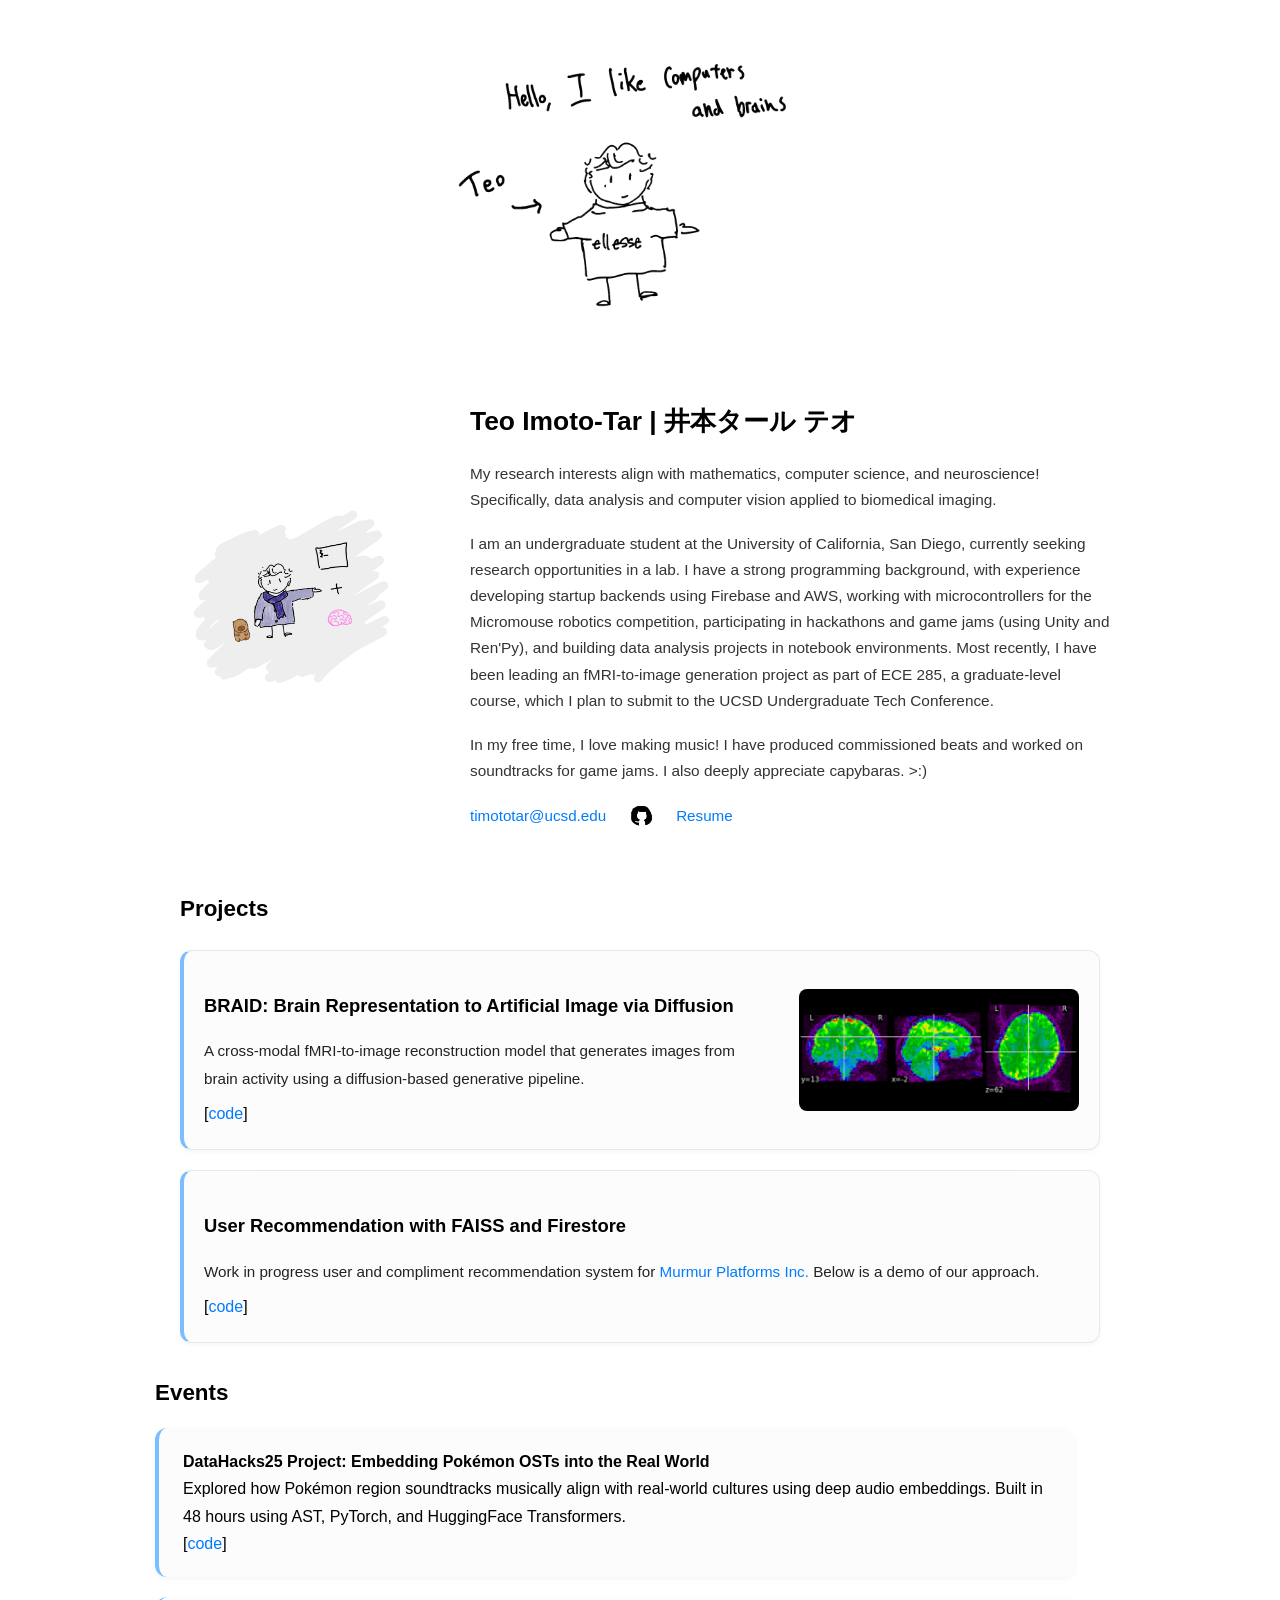
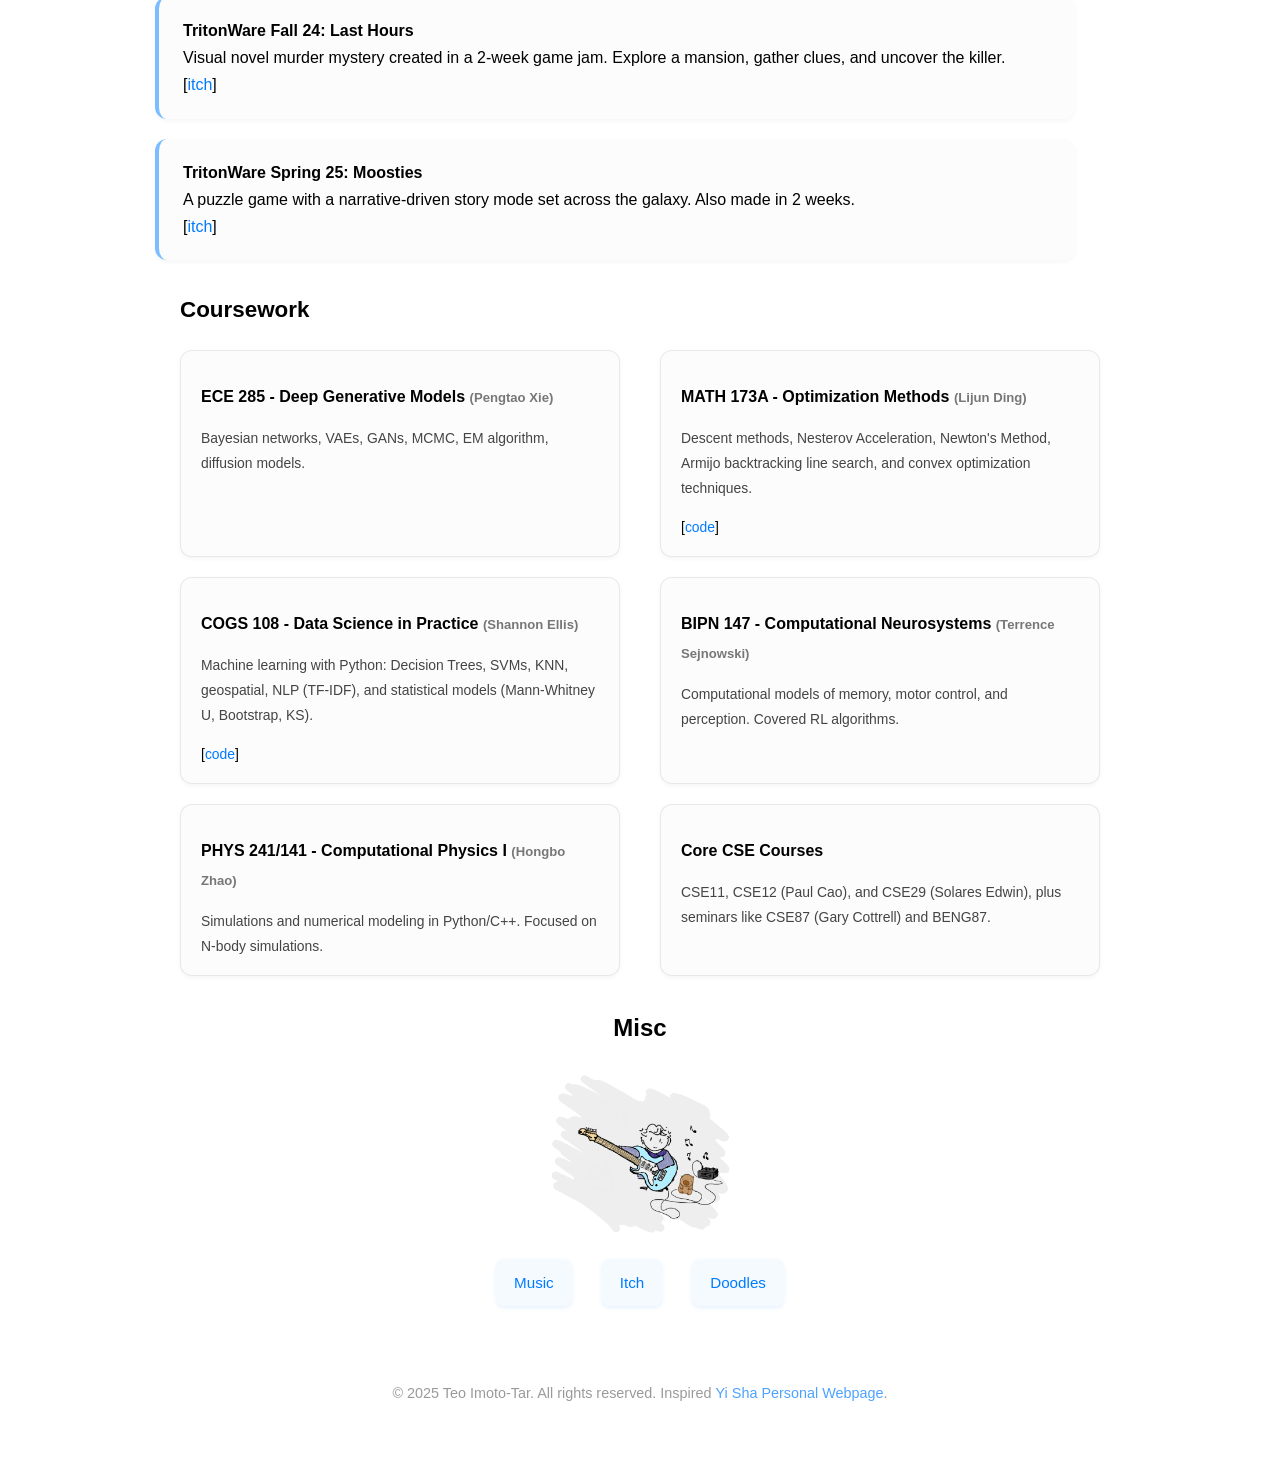
<file: index.html>
<!DOCTYPE html>
<html lang="en">
<head>
    <meta charset="UTF-8">
    <meta name="viewport" content="width=device-width, initial-scale=1.0">
    <title>Teo I | Home</title>
    <link rel="stylesheet" href="styles.css">
    <link rel="icon" type="image/png" href="images/favicon.png">
</head>
<body>

    <header>
        <img src="images/profile.png" alt="Profile Photo">
    </header>

    <main>

        <!-- About Me Section -->
        <section class="about-me">
            <img src="images/about.png" alt="About">
            <div class="text">
                <h1>Teo Imoto-Tar | 井本タール テオ</h1>
                <p>My research interests align with mathematics, computer science, and neuroscience! Specifically, data analysis and computer vision applied to biomedical imaging.</p>
                <p>
                    I am an undergraduate student at the University of California, San Diego, currently seeking research opportunities in a lab. 

                    I have a strong programming background, with experience developing startup backends using Firebase and AWS, working with microcontrollers for the Micromouse robotics competition, participating in hackathons and game jams (using Unity and Ren'Py), and building data analysis projects in notebook environments. Most recently, I have been leading an fMRI-to-image generation project as part of ECE 285, a graduate-level course, which I plan to submit to the UCSD Undergraduate Tech Conference.
                </p>
                <p>
                    In my free time, I love making music! 
                    I have produced commissioned beats and worked on soundtracks for game jams. 
                    I also deeply appreciate capybaras. >:)
                </p>
                <div class="links-container">
                    <a href="mailto:timototar@ucsd.edu">timototar@ucsd.edu</a>
                    <a href="https://github.com/teooi">
                        <img src="images/github-logo.png" alt="GitHub" class="github-logo">
                    </a>
                    <a href="https://drive.google.com/file/d/1oa957KSkcGjFXfWi7Er9jHnOLo-MQpPl/view">Resume</a>
                </div>
            </div>
        </section>

        <section class="projects">
            <h2 class="projects-title">
                Projects
            </h2>
        
            <div class="project">
                <div class="project-text">
                  <h3>BRAID: Brain Representation to Artificial Image via Diffusion</h3>
                  <p>
                    A cross-modal fMRI-to-image reconstruction model that generates images from brain activity using a diffusion-based generative pipeline. 
                  </p>
                  <div class="project-links">
                    <span class="bracket">[</span><a href="https://github.com/teooi/BRAID">code</a><span class="bracket">]</span>
                  </div>
                </div>
                <img src="images/project1.png" alt="BRAID Project Visual" class="project-gif">
              </div>              
        
            <div class="project">
                <div class="project-text">
                    <h3>User Recommendation with FAISS and Firestore</h3>
                    <p>
                        Work in progress user and compliment recommendation system for 
                        <a href="https://www.murmurmatch.com/home" target="_blank" class="inline-link"> 
                            Murmur Platforms Inc.
                        </a> 
                        Below is a demo of our approach.
                    </p>
                    
                    <div class="project-links">
                        <span class="bracket">[</span><a href="https://colab.research.google.com/drive/1u8YWpkzm4wPidnpswnSAYh4k8OkJRjZP?usp=sharing">code</a><span class="bracket">]</span>
                    </div>
                </div>
                <!-- <img src="images/recommending-system-plot.png" alt="User Rec" class="project-gif"> -->
            </div>
        </section>  

        <!-- Events Section -->
        <section class="events">
            <h2 class="events-title">Events</h2>
            <p class="events-intro">
            </p>
            <ul class="event-list">
                <li>
                    <strong>DataHacks25 Project: Embedding Pokémon OSTs into the Real World</strong>
                    Explored how Pokémon region soundtracks musically align with real-world cultures using deep audio embeddings. Built in 48 hours using AST, PyTorch, and HuggingFace Transformers. <br>
                    <span class="bracket">[</span><a href="https://github.com/BenM2405/DataHacks25-Project" target="_blank">code</a><span class="bracket">]</span>
                </li>
                <li>
                    <strong>TritonWare Fall 24: Last Hours</strong>Visual novel murder mystery created in a 2-week game jam. Explore a mansion, gather clues, and uncover the killer.<br>
                    <span class="bracket">[</span><a href="https://teooi.itch.io/last-hours" target="_blank">itch</a><span class="bracket">]</span>
                </li>
                <li>
                    <strong>TritonWare Spring 25: Moosties</strong>A puzzle game with a narrative-driven story mode set across the galaxy. Also made in 2 weeks. 
                    <br>
                    <span class="bracket">[</span><a href="https://bmen.itch.io/mootsies" target="_blank">itch</a><span class="bracket">]</span>
                </li>
            </ul>
        </section>

        <!-- Coursework Section -->
        <section class="coursework">
            <h2 class="coursework-title">Coursework</h2>
        
            <div class="course-grid">
                <div class="course">
                    <div class="course-text">
                        <h3>ECE 285 - Deep Generative Models <span class="instructor">(Pengtao Xie)</span></h3>
                        <p>Bayesian networks, VAEs, GANs, MCMC, EM algorithm, diffusion models.</p>
                    </div>
                </div>
        
                <div class="course">
                    <div class="course-text">
                        <h3>MATH 173A - Optimization Methods <span class="instructor">(Lijun Ding)</span></h3>
                        <p>Descent methods, Nesterov Acceleration, Newton's Method, Armijo backtracking line search, and convex optimization techniques.</p>
                        <p><span class="bracket">[</span><a href="https://github.com/teooi/optimization-algorithms" target="_blank">code</a><span class="bracket">]</span></p>
                    </div>
                </div>
        
                <div class="course">
                    <div class="course-text">
                        <h3>COGS 108 - Data Science in Practice <span class="instructor">(Shannon Ellis)</span></h3>
                        <p>Machine learning with Python: Decision Trees, SVMs, KNN, geospatial, NLP (TF-IDF), and statistical models (Mann-Whitney U, Bootstrap, KS).</p>
                        <p><span class="bracket">[</span><a href="https://colab.research.google.com/drive/1bCE7qzQdaXU0yKBjwqyybgUJS8KKsq3V?usp=sharing" target="_blank">code</a><span class="bracket">]</span></p>
                    </div>
                </div>
        
                <div class="course">
                    <div class="course-text">
                        <h3>BIPN 147 - Computational Neurosystems <span class="instructor">(Terrence Sejnowski)</span></h3>
                        <p>Computational models of memory, motor control, and perception. Covered RL algorithms.</p>
                    </div>
                </div>
        
                <div class="course">
                    <div class="course-text">
                        <h3>PHYS 241/141 - Computational Physics I <span class="instructor">(Hongbo Zhao)</span></h3>
                        <p>Simulations and numerical modeling in Python/C++. Focused on N-body simulations.</p>
                        <!-- <p><span class="bracket">[</span><a href="https://colab.research.google.com/drive/1GfSQRMckCEhZ-2vHjZ37QWXEpIgXImDG?usp=sharing" target="_blank">code</a><span class="bracket">]</span></p> -->
                    </div>
                </div>
        
                <div class="course">
                    <div class="course-text">
                        <h3>Core CSE Courses</h3>
                        <p>CSE11, CSE12 (Paul Cao), and CSE29 (Solares Edwin), plus seminars like CSE87 (Gary Cottrell) and BENG87.</p>
                    </div>
                </div>
            </div>
        </section>        

    <!-- Other Section -->
    <section class="other">
        <h2 class="other-title">Misc</h2>
    
        <div class="other-wrapper">
        <img src="images/other.png" alt="Other Section Image" class="other-image">
    
        <div class="other-links-wrapper">
            <a href="https://soundcloud.com/pr0dteo/sets/funky_piano_dog" target="_blank" class="other-link">Music</a>
            <a href="https://teooi.itch.io/" target="_blank" class="other-link">Itch</a>
            <a href="contributions.html" target="_blank" class="other-link"> Doodles</a>
        </div>
        </div>
    </section>

    </main>

    <footer>
        <p>&copy; 2025 Teo Imoto-Tar. All rights reserved. Inspired 
            <a href="https://yswhynot.github.io/#publication" target="_blank">Yi Sha Personal Webpage</a>.
        </p>
        
    </footer>

</body>
</html>
</file>
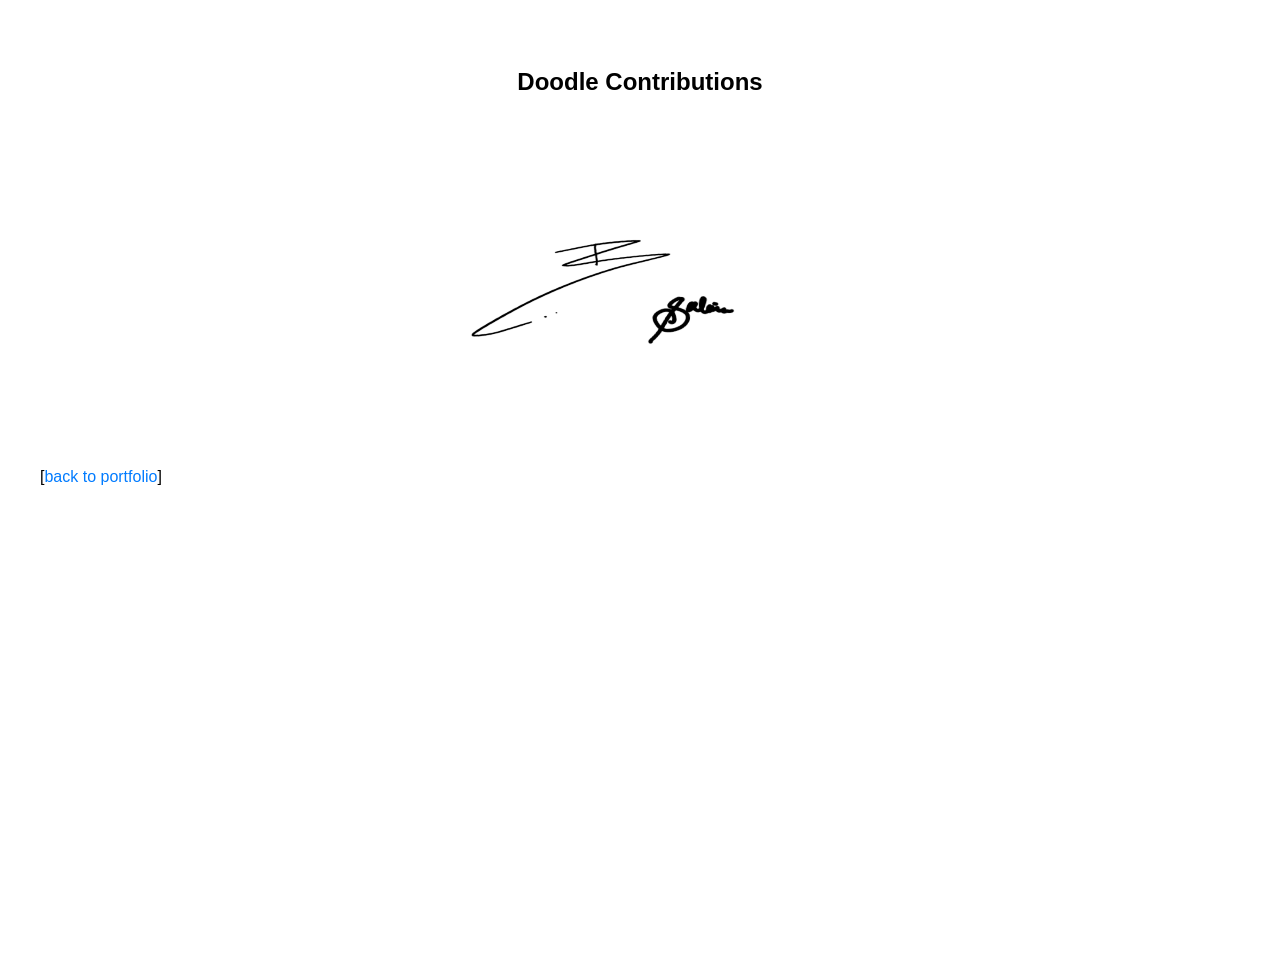
<file: contributions.html>
<!DOCTYPE html>
<html lang="en">
<head>
    <meta charset="UTF-8">
    <meta name="viewport" content="width=device-width, initial-scale=1.0">
    <title>Teo I | Doodle Contributions</title>
    <link rel="stylesheet" href="styles.css">
    <link rel="icon" type="image/png" href="images/favicon.png">
</head>
<body>

    <header>
        <h2>Doodle Contributions</h2>
    </header>

    <main>
        <img src="images/doodle-contributions.png" alt="Doodle Contributions" class="contribution-image" width="400" height="300">
        <p class="back-container">
            <span class="bracket">[</span><a href="index.html" class="back-link">back to portfolio</a><span class="bracket">]</span>
        </p>
    </main>

</body>
</html>
</file>
<file: styles.css>
/* ========== GLOBAL LAYOUT ========== */

body {
    font-family: 'Inter', sans-serif;
    margin: 0;
    padding: 40px;
    line-height: 1.8;
    display: flex;
    flex-direction: column;
    min-height: 100vh;
}

main {
    flex: 1;
}

img {
    user-drag: none;
    -webkit-user-drag: none;
    pointer-events: none;
    user-select: none;
    -webkit-user-select: none;
    -moz-user-select: none;
    -ms-user-select: none;
}

/* ========== HEADER ========== */

header {
    text-align: center;
    margin-bottom: 30px;
}

header img {
    width: 400px;
    border-radius: 10%;
}

/* ========== FOOTER ========== */

footer {
    text-align: center;
    font-size: 0.9em;
    color: rgba(0, 0, 0, 0.4);
}

footer a {
    color: rgba(0, 123, 255, 0.7);
    text-decoration: none;
    font-weight: 500;
}

/* ========== LINKS ========== */

a,
a:visited,
a:active {
    color: #007bff;
    text-decoration: none;
    font-weight: normal;
}

.links-container,
.other-links-wrapper {
    display: flex;
    gap: 30px;
    align-items: center;
    flex-wrap: wrap;
    justify-content: center;
}

.links-container a,
.project-links a,
.inline-link,
.other-link {
    color: #007bff;
    text-decoration: none;
}

/* ========== ABOUT ME ========== */

.about-me {
    display: flex;
    align-items: center; 
    justify-content: center;
    flex-wrap: wrap;
    gap: 40px;
    max-width: 1000px;
    margin: 0 auto 60px;
    padding: 0 20px;
}

.about-me img {
    width: 260px;
    max-width: 100%;
    border-radius: 0; 
    box-shadow: none; 
    flex-shrink: 0;
}

.about-me .text {
    flex: 1;
    min-width: 280px;
    max-width: 640px;
}

.about-me .text h1 {
    font-size: 1.65em;
    font-weight: 600;
    margin-bottom: 14px;
}

.about-me .text p {
    font-size: 0.96em;
    line-height: 1.7;
    margin-bottom: 18px;
    color: #333;
}

.links-container {
    margin-top: 12px;
    display: flex;
    flex-wrap: wrap;
    gap: 20px;
    align-items: center;
    justify-content: flex-start;
}

.links-container a {
    font-weight: 500;
    color: #007bff;
    display: flex;
    align-items: center;
    gap: 6px;
    font-size: 0.95em;
}

/* ========== PROJECTS ========== */

.projects {
    max-width: 1000px;
    margin: 0 auto 30px;
}

.projects-title {
    display: flex;
    align-items: center;
    gap: 10px;
    margin-left: 40px;
    font-size: 1.4em;
    font-weight: 600; /* Match Coursework and Other */
}

.project {
    display: flex;
    justify-content: space-between;
    align-items: center; 
    padding: 20px;
    margin: 20px 40px;
    border: 1px solid rgba(0, 0, 0, 0.08);
    border-radius: 12px;
    background-color: #fcfcfc;
    box-shadow: 0 2px 5px rgba(0, 0, 0, 0.04);
    transition: box-shadow 0.2s ease-in-out;
    border-left: 4px solid #7bbdff;
}

.project:hover {
    box-shadow: 0 4px 12px rgba(0, 0, 0, 0.1);
}

.project-text {
    flex: 1;
    padding-right: 20px;
}

.project-text h3 {
    font-weight: 600;
    font-size: 1.15em;
    margin-bottom: 10px;
}

.project-text p {
    font-size: 0.95em;
    color: #222;
    margin-bottom: 8px;
}

.project img,
.project-gif {
    width: 280px;
    height: auto;
    object-fit: cover;
    border-radius: 8px;
    margin-left: 20px;
}

/* ========== EVENTS ========== */

.events {
    max-width: 1000px;
    margin: 0 auto 30px;
    margin-left: 75px;
    padding-right: 40px;
}

.events-title {
    font-size: 1.4em;
    font-weight: 600;
    margin-left: 40px;
    margin-bottom: 10px;
}

.events-intro {
    font-size: 0.95em;
    color: #444;
    margin-left: 40px;
    margin-bottom: 15px;
}

.event-list {
    list-style-type: none;
    padding: 0;
    margin: 0 40px;
}

.event-list li {
    background-color: #fcfcfc;
    border-left: 4px solid #7bbdff;
    padding: 20px 24px;
    margin-bottom: 20px;
    border-radius: 12px;
    font-size: 1em;
    line-height: 1.7;
    box-shadow: 0 2px 5px rgba(0, 0, 0, 0.04);
    transition: box-shadow 0.2s ease-in-out;
    min-height: 50px; 
}


.event-list li:hover {
    box-shadow: 0 4px 12px rgba(0, 0, 0, 0.08);
}


.event-list li strong {
    display: block;
    margin-bottom: 0;
}

/* ========== COURSEWORK ========== */

.coursework {
    max-width: 1000px;
    margin: 0 auto 30px;
}

.coursework-title {
    display: flex;
    align-items: center;
    gap: 10px;
    margin-left: 40px;
    font-size: 1.4em;
}

.coursework-icon {
    width: 40px;
    position: relative;
    top: -3px;
}

.course-grid {
    display: grid;
    grid-template-columns: repeat(auto-fit, minmax(380px, 1fr));
    gap: 20px 40px;
    margin: 20px 40px;
}

.course {
    background-color: #fcfcfc;
    border: 1px solid rgba(0, 0, 0, 0.08);
    border-radius: 12px;
    padding: 16px 20px;
    box-shadow: 0 2px 5px rgba(0, 0, 0, 0.04);
    transition: box-shadow 0.2s ease-in-out;
}

.course:hover {
    box-shadow: 0 4px 12px rgba(0, 0, 0, 0.08);
}

.course-text h3 {
    font-size: 1em;
    font-weight: 600;
    margin-bottom: 6px;
}

.course-text p {
    font-size: 0.87em;
    color: #444;
    margin-bottom: 0;
}

.instructor {
    font-size: 0.82em;
    color: #777;
}

/* ========== OTHER SECTION ========== */

.other {
    max-width: 800px;
    margin: 0 auto 60px;
    padding: 0 40px;
    text-align: center;
}

.other-title {
    font-size: 1.5em;
    font-weight: 600;
    margin-bottom: 25px;
}

.other-wrapper {
    display: flex;
    flex-direction: column;
    align-items: center;
    gap: 25px;
}

.other-image {
    width: 180px;
    height: auto;
    border-radius: 12px;
}

.other-image:hover {
    transform: scale(1.04);
}

.other-link {
    background-color: #f5faff;
    color: #007bff;
    padding: 10px 18px;
    border-radius: 8px;
    text-decoration: none;
    font-size: 0.95em;
    font-weight: 500;
    box-shadow: 0 2px 4px rgba(0, 123, 255, 0.1);
    transition: background 0.2s, transform 0.2s;
}

.other-link:hover {
    background-color: #e6f2ff;
    transform: translateY(-2px);
}

/* ========== MISC ========== */

.github-logo {
    width: 30px !important;
}

.space {
    width: 30px;
    display: inline-block;
}

.bracket {
    color: #000;
}

.contribution-image {
    display: block;
    margin: 20px auto;
    width: 30%;
    height: auto;
    aspect-ratio: 4 / 3;
}

/* ========== RESPONSIVE DESIGN ========== */

@media (max-width: 768px) {
    body {
        padding: 20px;
    }

    header img {
        width: 80%;
    }

    .about-me {
        flex-direction: column;
        text-align: center;
    }

    .about-me img {
        width: 70%;
    }

    .links-container,
    .other-links-wrapper {
        flex-direction: column;
        gap: 15px;
        align-items: center;
    }

    .projects-title,
    .coursework-title,
    .events-title,
    .other-title {
        margin-left: 10px;
        font-size: 1.5em;
    }

    .project {
        flex-direction: column;
        align-items: center;
        text-align: center;
        margin: 20px;
        padding: 20px;
    }

    .project img,
    .project-gif {
        width: 90%;
        margin: 10px 0;
    }

    .events {
        margin-left: 0;
        padding-left: 0;
    }

    .event-list {
        margin: 0 20px;
    }

    .other-image {
        width: 140px;
    }
}
</file>
